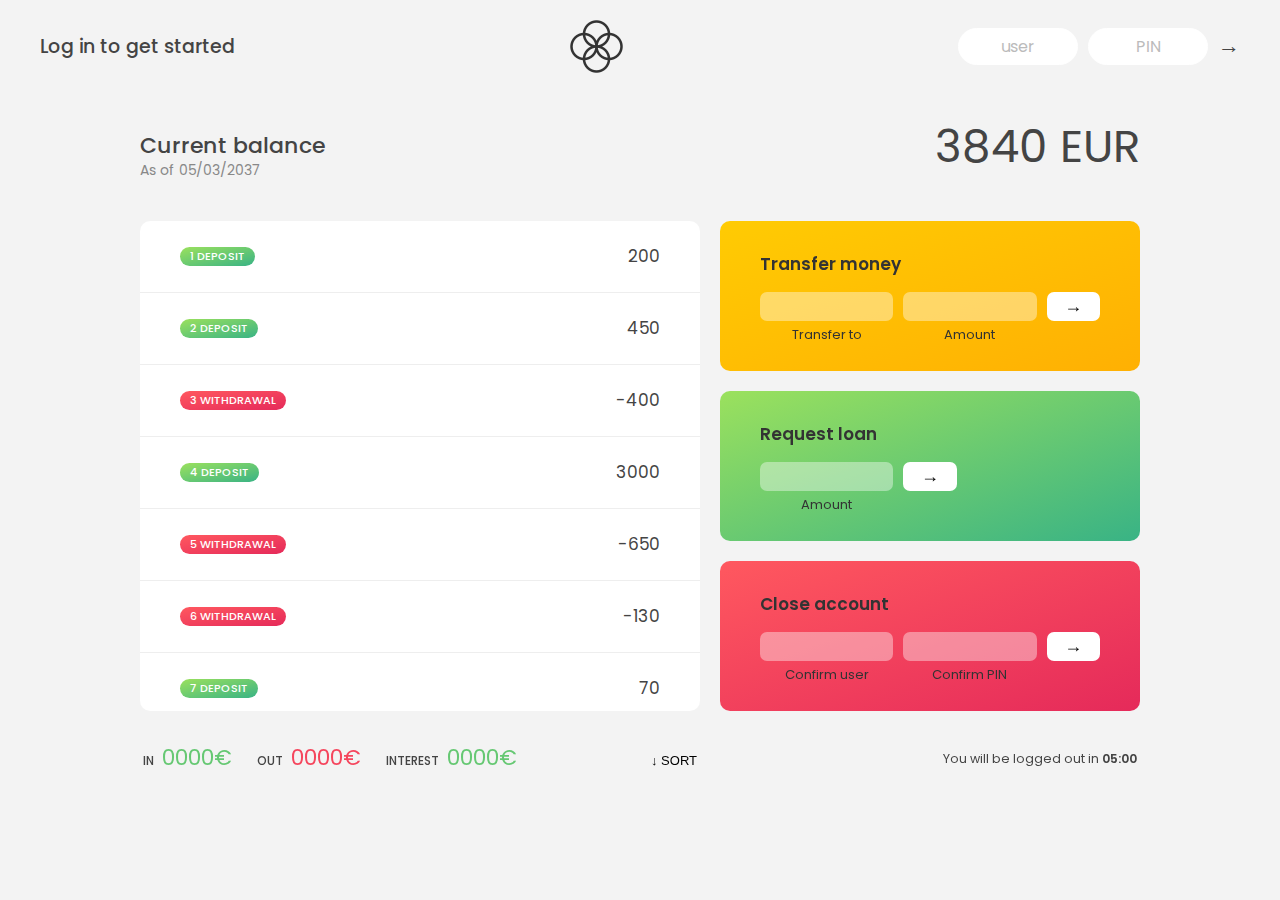
<file: Array_Bankist/index.html>
<!DOCTYPE html>
<html lang="en">
  <head>
    <meta charset="UTF-8" />
    <meta name="viewport" content="width=device-width, initial-scale=1.0" />
    <meta http-equiv="X-UA-Compatible" content="ie=edge" />
    <link rel="shortcut icon" type="image/png" href="/icon.png" />

    <link
      href="https://fonts.googleapis.com/css?family=Poppins:400,500,600&display=swap"
      rel="stylesheet"
    />

    <link rel="stylesheet" href="style.css" />
    <title>Bankist</title>
  </head>
  <body>
    <!-- TOP NAVIGATION -->
    <nav>
      <p class="welcome">Log in to get started</p>
      <img src="logo.png" alt="Logo" class="logo" />
      <form class="login">
        <input
          type="text"
          placeholder="user"
          class="login__input login__input--user"
        />
        <!-- In practice, use type="password" -->
        <input
          type="text"
          placeholder="PIN"
          maxlength="4"
          class="login__input login__input--pin"
        />
        <button class="login__btn">&rarr;</button>
      </form>
    </nav>

    <main class="app">
      <!-- BALANCE -->
      <div class="balance">
        <div>
          <p class="balance__label">Current balance</p>
          <p class="balance__date">
            As of <span class="date">05/03/2037</span>
          </p>
        </div>
        <p class="balance__value">0000€</p>
      </div>

      <!-- MOVEMENTS -->
      <div class="movements">
        <div class="movements__row">
          <div class="movements__type movements__type--deposit">2 deposit</div>
          <div class="movements__date">3 days ago</div>
          <div class="movements__value">4 000€</div>
        </div>
        <div class="movements__row">
          <div class="movements__type movements__type--withdrawal">
            1 withdrawal
          </div>
          <div class="movements__date">24/01/2037</div>
          <div class="movements__value">-378€</div>
        </div>
      </div>

      <!-- SUMMARY -->
      <div class="summary">
        <p class="summary__label">In</p>
        <p class="summary__value summary__value--in">0000€</p>
        <p class="summary__label">Out</p>
        <p class="summary__value summary__value--out">0000€</p>
        <p class="summary__label">Interest</p>
        <p class="summary__value summary__value--interest">0000€</p>
        <button class="btn--sort">&downarrow; SORT</button>
      </div>

      <!-- OPERATION: TRANSFERS -->
      <div class="operation operation--transfer">
        <h2>Transfer money</h2>
        <form class="form form--transfer">
          <input type="text" class="form__input form__input--to" />
          <input type="number" class="form__input form__input--amount" />
          <button class="form__btn form__btn--transfer">&rarr;</button>
          <label class="form__label">Transfer to</label>
          <label class="form__label">Amount</label>
        </form>
      </div>

      <!-- OPERATION: LOAN -->
      <div class="operation operation--loan">
        <h2>Request loan</h2>
        <form class="form form--loan">
          <input type="number" class="form__input form__input--loan-amount" />
          <button class="form__btn form__btn--loan">&rarr;</button>
          <label class="form__label form__label--loan">Amount</label>
        </form>
      </div>

      <!-- OPERATION: CLOSE -->
      <div class="operation operation--close">
        <h2>Close account</h2>
        <form class="form form--close">
          <input type="text" class="form__input form__input--user" />
          <input
            type="password"
            maxlength="6"
            class="form__input form__input--pin"
          />
          <button class="form__btn form__btn--close">&rarr;</button>
          <label class="form__label">Confirm user</label>
          <label class="form__label">Confirm PIN</label>
        </form>
      </div>

      <!-- LOGOUT TIMER -->
      <p class="logout-timer">
        You will be logged out in <span class="timer">05:00</span>
      </p>
    </main>

    <!-- <footer>
      &copy; by Jonas Schmedtmann. Don't claim as your own :)
    </footer> -->

    <script src="script.js"></script>
  </body>
</html>
</file>
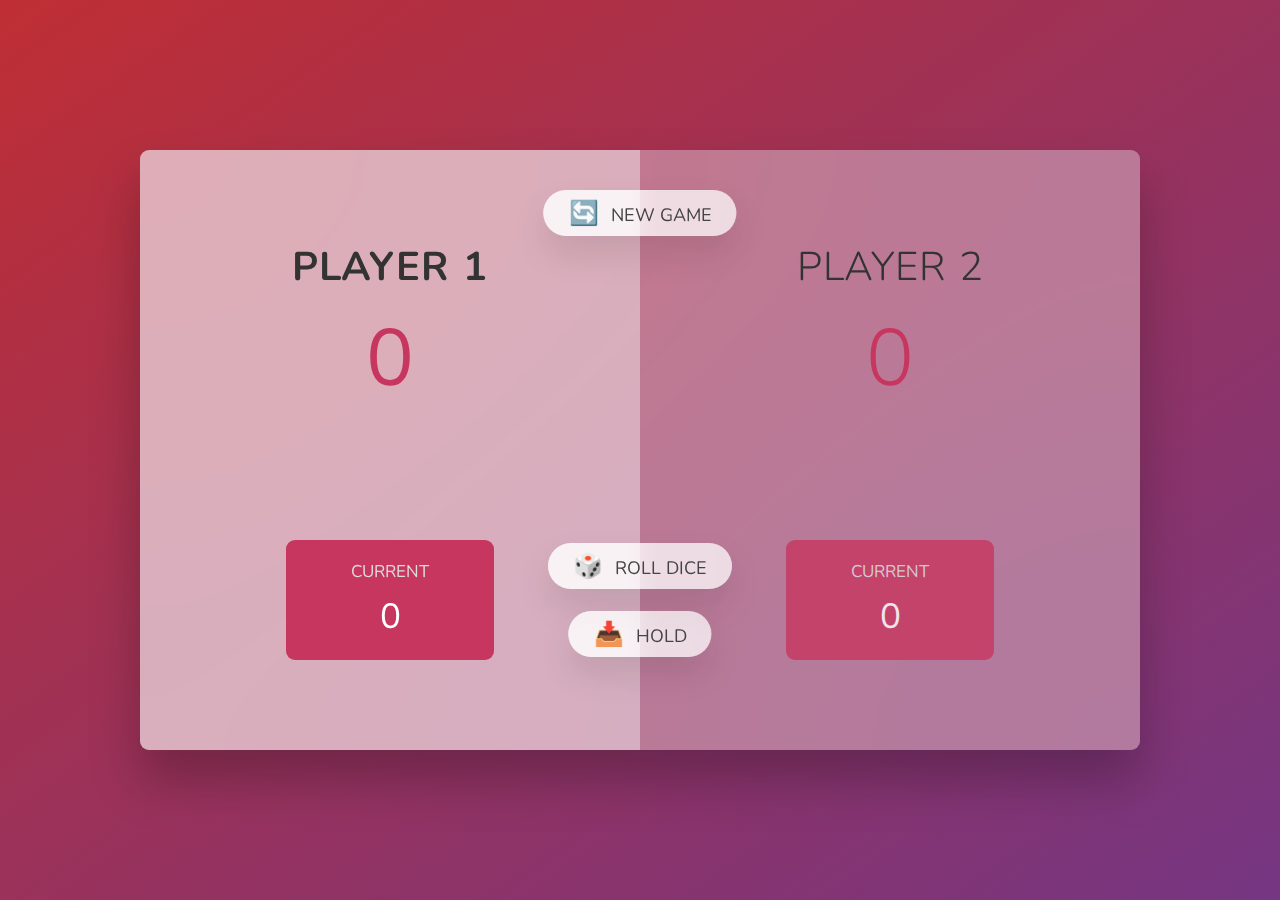
<file: Dice-game/index.html>
<!DOCTYPE html>
<html lang="en">
  <head>
    <meta charset="UTF-8" />
    <meta name="viewport" content="width=device-width, initial-scale=1.0" />
    <meta http-equiv="X-UA-Compatible" content="ie=edge" />
    <link rel="stylesheet" href="style.css" />
    <title>Pig Game</title>
  </head>
  <body>
    <main>
      <section class="player player--0 player--active">
        <h2 class="name" id="name--0">Player 1</h2>
        <p class="score" id="score--0">43</p>
        <div class="current">
          <p class="current-label">Current</p>
          <p class="current-score" id="current--0">0</p>
        </div>
      </section>
      <section class="player player--1">
        <h2 class="name" id="name--1">Player 2</h2>
        <p class="score" id="score--1">24</p>
        <div class="current">
          <p class="current-label">Current</p>
          <p class="current-score" id="current--1">0</p>
        </div>
      </section>

      <img src="dice-5.png" alt="Playing dice" class="dice" />
      <button class="btn btn--new">🔄 New game</button>
      <button class="btn btn--roll">🎲 Roll dice</button>
      <button class="btn btn--hold">📥 Hold</button>
    </main>
    <script src="app.js"></script>
  </body>
</html>
</file>
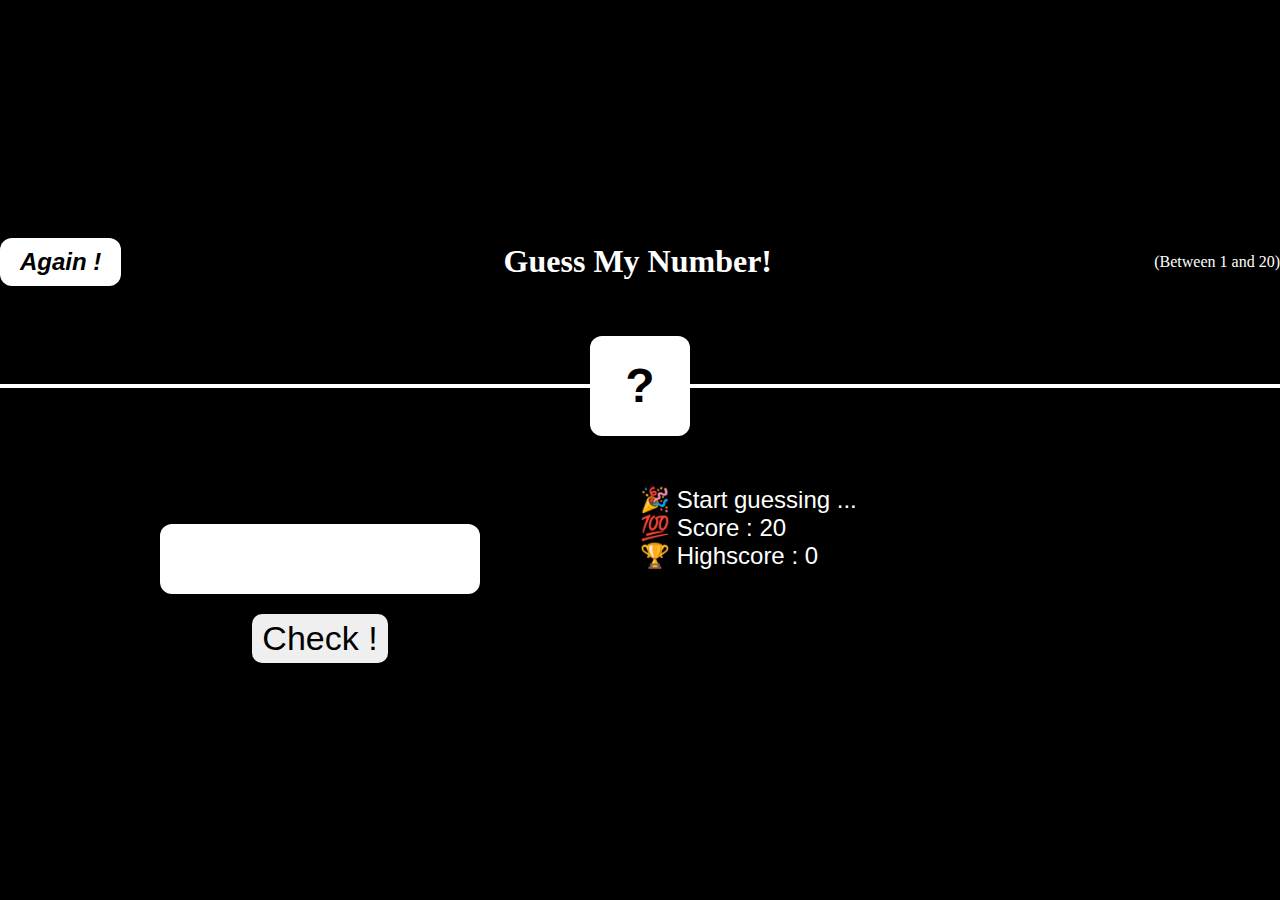
<file: Guess_My_Number/index.html>
<!DOCTYPE html>
<html lang="en">
  <head>
    <meta charset="UTF-8" />
    <meta name="viewport" content="width=device-width, initial-scale=1.0" />
    <title>Guess My Number</title>
    <link rel="stylesheet" href="./style.css" />
  </head>
  <body>
    <section class="Game">
      <div class="header">
        <button id="again">Again !</button>
        <h1>Guess My Number!</h1>
        <p class="between">(Between 1 and 20)</p>
      </div>
      <div class="middle">
        <div class="border_one"></div>
        <div  class="theNumber">
            <p id="theNumber">?</p>
        </div>
        <div class="border_two"></div>
      </div>
      <div class="footer">
        <div class="left">
          <label for="guess">guess</label>
            <input type="number" id="guess" min="1" max="20"  />
            <button class="check">Check !</button>
        </div>
        <div class="right">
            <p class="message">🎉 Start guessing ...</p>
            <p class="labelScore">💯 Score : <span id="score">20</span></p>
            <p class="labelHighscore">🏆 Highscore : <span id="highscore">0</span></p>
        </div>
      </div>
    </section>
  </body>
  <script src="./script.js"></script>
</html>
</file>
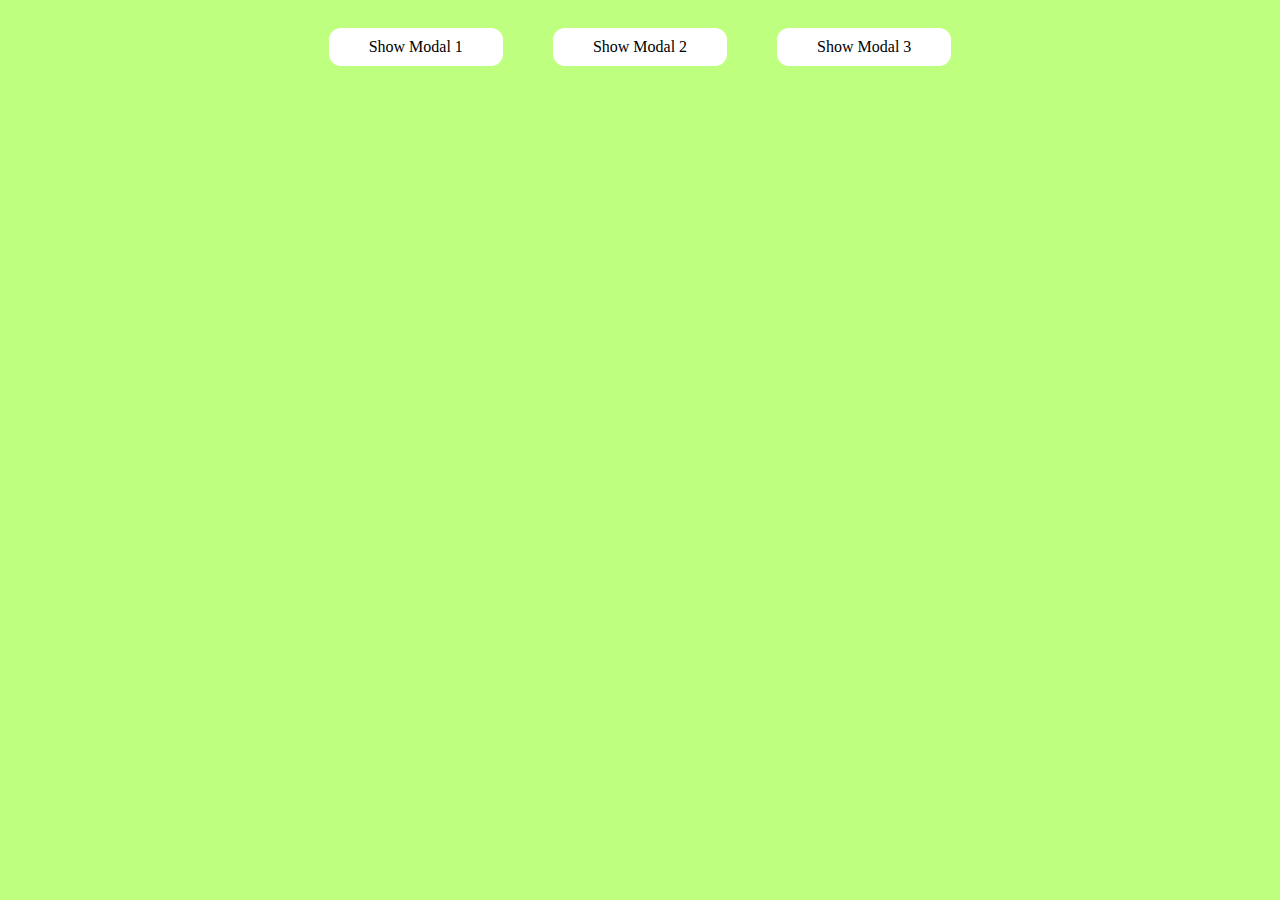
<file: Modal_Window/index.html>
<!DOCTYPE html>
<html lang="en">
  <head>
    <meta charset="UTF-8" />
    <meta name="viewport" content="width=device-width, initial-scale=1.0" />
    <link rel="stylesheet" href="./style.css" />
    <title>Document</title>
  </head>
  <body>
    <div class="show-modal">Show Modal 1</div>
    <div class="show-modal">Show Modal 2</div>
    <div class="show-modal">Show Modal 3</div>
    <div class="modal hidden">
      <button class="close-modal ">&times</button>
      <h1>I'm a Modal Window</h1>
      <p>
        Lorem ipsum dolor sit amet consectetur adipisicing elit. Sunt alias
        provident accusamus soluta ipsa. Tenetur quia provident unde ratione
        perspiciatis, odit, iste nam maxime dolores doloremque culpa, et cumque
        dolorem?
                Lorem ipsum dolor sit amet consectetur adipisicing elit. Sunt alias
        provident accusamus soluta ipsa. Tenetur quia provident unde ratione
        perspiciatis, odit, iste nam maxime dolores doloremque culpa, et cumque
        dolorem?        Lorem ipsum dolor sit amet consectetur adipisicing elit. Sunt alias
        provident accusamus soluta ipsa. Tenetur quia provident unde ratione
        perspiciatis, odit, iste nam maxime dolores doloremque culpa, et cumque
        dolorem?
      </p>
    </div>
    <div class="overlay hidden " ></div>
    <script src="./app.js"></script>
  </body>
</html>
</file>
<file: Array_Bankist/style.css>
/*
 * Use this CSS to learn some intersting techniques,
 * in case you're wondering how I built the UI.
 * Have fun! 😁
 */

* {
  margin: 0;
  padding: 0;
  box-sizing: inherit;
}

html {
  font-size: 62.5%;
  box-sizing: border-box;
}

body {
  font-family: "Poppins", sans-serif;
  color: #444;
  background-color: #f3f3f3;
  height: 100vh;
  padding: 2rem;
}

nav {
  display: flex;
  justify-content: space-between;
  align-items: center;
  padding: 0 2rem;
}

.welcome {
  font-size: 1.9rem;
  font-weight: 500;
}

.logo {
  height: 5.25rem;
}

.login {
  display: flex;
}

.login__input {
  border: none;
  padding: 0.5rem 2rem;
  font-size: 1.6rem;
  font-family: inherit;
  text-align: center;
  width: 12rem;
  border-radius: 10rem;
  margin-right: 1rem;
  color: inherit;
  border: 1px solid #fff;
  transition: all 0.3s;
}

.login__input:focus {
  outline: none;
  border: 1px solid #ccc;
}

.login__input::placeholder {
  color: #bbb;
}

.login__btn {
  border: none;
  background: none;
  font-size: 2.2rem;
  color: inherit;
  cursor: pointer;
  transition: all 0.3s;
}

.login__btn:hover,
.login__btn:focus,
.btn--sort:hover,
.btn--sort:focus {
  outline: none;
  color: #777;
}

/* MAIN */
.app {
  position: relative;
  max-width: 100rem;
  margin: 4rem auto;
  display: grid;
  grid-template-columns: 4fr 3fr;
  grid-template-rows: auto repeat(3, 15rem) auto;
  gap: 2rem;

  /* NOTE This creates the fade in/out anumation */
  /* opacity: 0; */
  transition: all 1s;
}

.balance {
  grid-column: 1 / span 2;
  display: flex;
  align-items: flex-end;
  justify-content: space-between;
  margin-bottom: 2rem;
}

.balance__label {
  font-size: 2.2rem;
  font-weight: 500;
  margin-bottom: -0.2rem;
}

.balance__date {
  font-size: 1.4rem;
  color: #888;
}

.balance__value {
  font-size: 4.5rem;
  font-weight: 400;
}

/* MOVEMENTS */
.movements {
  grid-row: 2 / span 3;
  background-color: #fff;
  border-radius: 1rem;
  overflow: scroll;
}

.movements__row {
  padding: 2.25rem 4rem;
  display: flex;
  align-items: center;
  border-bottom: 1px solid #eee;
}

.movements__type {
  font-size: 1.1rem;
  text-transform: uppercase;
  font-weight: 500;
  color: #fff;
  padding: 0.1rem 1rem;
  border-radius: 10rem;
  margin-right: 2rem;
}

.movements__date {
  font-size: 1.1rem;
  text-transform: uppercase;
  font-weight: 500;
  color: #666;
}

.movements__type--deposit {
  background-image: linear-gradient(to top left, #39b385, #9be15d);
}

.movements__type--withdrawal {
  background-image: linear-gradient(to top left, #e52a5a, #ff585f);
}

.movements__value {
  font-size: 1.7rem;
  margin-left: auto;
}

/* SUMMARY */
.summary {
  grid-row: 5 / 6;
  display: flex;
  align-items: baseline;
  padding: 0 0.3rem;
  margin-top: 1rem;
}

.summary__label {
  font-size: 1.2rem;
  font-weight: 500;
  text-transform: uppercase;
  margin-right: 0.8rem;
}

.summary__value {
  font-size: 2.2rem;
  margin-right: 2.5rem;
}

.summary__value--in,
.summary__value--interest {
  color: #66c873;
}

.summary__value--out {
  color: #f5465d;
}

.btn--sort {
  margin-left: auto;
  border: none;
  background: none;
  font-size: 1.3rem;
  font-weight: 500;
  cursor: pointer;
}

/* OPERATIONS */
.operation {
  border-radius: 1rem;
  padding: 3rem 4rem;
  color: #333;
}

.operation--transfer {
  background-image: linear-gradient(to top left, #ffb003, #ffcb03);
}

.operation--loan {
  background-image: linear-gradient(to top left, #39b385, #9be15d);
}

.operation--close {
  background-image: linear-gradient(to top left, #e52a5a, #ff585f);
}

h2 {
  margin-bottom: 1.5rem;
  font-size: 1.7rem;
  font-weight: 600;
  color: #333;
}

.form {
  display: grid;
  grid-template-columns: 2.5fr 2.5fr 1fr;
  grid-template-rows: auto auto;
  gap: 0.4rem 1rem;
}

/* Exceptions for interst */
.form.form--loan {
  grid-template-columns: 2.5fr 1fr 2.5fr;
}
.form__label--loan {
  grid-row: 2;
}
/* End exceptions */

.form__input {
  width: 100%;
  border: none;
  background-color: rgba(255, 255, 255, 0.4);
  font-family: inherit;
  font-size: 1.5rem;
  text-align: center;
  color: #333;
  padding: 0.3rem 1rem;
  border-radius: 0.7rem;
  transition: all 0.3s;
}

.form__input:focus {
  outline: none;
  background-color: rgba(255, 255, 255, 0.6);
}

.form__label {
  font-size: 1.3rem;
  text-align: center;
}

.form__btn {
  border: none;
  border-radius: 0.7rem;
  font-size: 1.8rem;
  background-color: #fff;
  cursor: pointer;
  transition: all 0.3s;
}

.form__btn:focus {
  outline: none;
  background-color: rgba(255, 255, 255, 0.8);
}

.logout-timer {
  padding: 0 0.3rem;
  margin-top: 1.9rem;
  text-align: right;
  font-size: 1.25rem;
}

.timer {
  font-weight: 600;
}
</file>
<file: Dice-game/style.css>
@import url('https://fonts.googleapis.com/css2?family=Nunito&display=swap');

* {
  margin: 0;
  padding: 0;
  box-sizing: inherit;
}

html {
  font-size: 62.5%;
  box-sizing: border-box;
}

body {
  font-family: 'Nunito', sans-serif;
  font-weight: 400;
  height: 100vh;
  color: #333;
  background-image: linear-gradient(to top left, #753682 0%, #bf2e34 100%);
  display: flex;
  align-items: center;
  justify-content: center;
}

/* LAYOUT */
main {
  position: relative;
  width: 100rem;
  height: 60rem;
  background-color: rgba(255, 255, 255, 0.35);
  backdrop-filter: blur(200px);
  filter: blur();
  box-shadow: 0 3rem 5rem rgba(0, 0, 0, 0.25);
  border-radius: 9px;
  overflow: hidden;
  display: flex;
}

.player {
  flex: 50%;
  padding: 9rem;
  display: flex;
  flex-direction: column;
  align-items: center;
  transition: all 0.75s;
}

/* ELEMENTS */
.name {
  position: relative;
  font-size: 4rem;
  text-transform: uppercase;
  letter-spacing: 1px;
  word-spacing: 2px;
  font-weight: 300;
  margin-bottom: 1rem;
}

.score {
  font-size: 8rem;
  font-weight: 300;
  color: #c7365f;
  margin-bottom: auto;
}

.player--active {
  background-color: rgba(255, 255, 255, 0.4);
}
.player--active .name {
  font-weight: 700;
}
.player--active .score {
  font-weight: 400;
}

.player--active .current {
  opacity: 1;
}

.current {
  background-color: #c7365f;
  opacity: 0.8;
  border-radius: 9px;
  color: #fff;
  width: 65%;
  padding: 2rem;
  text-align: center;
  transition: all 0.75s;
}

.current-label {
  text-transform: uppercase;
  margin-bottom: 1rem;
  font-size: 1.7rem;
  color: #ddd;
}

.current-score {
  font-size: 3.5rem;
}

/* ABSOLUTE POSITIONED ELEMENTS */
.btn {
  position: absolute;
  left: 50%;
  transform: translateX(-50%);
  color: #444;
  background: none;
  border: none;
  font-family: inherit;
  font-size: 1.8rem;
  text-transform: uppercase;
  cursor: pointer;
  font-weight: 400;
  transition: all 0.2s;

  background-color: white;
  background-color: rgba(255, 255, 255, 0.6);
  backdrop-filter: blur(10px);

  padding: 0.7rem 2.5rem;
  border-radius: 50rem;
  box-shadow: 0 1.75rem 3.5rem rgba(0, 0, 0, 0.1);
}

.btn::first-letter {
  font-size: 2.4rem;
  display: inline-block;
  margin-right: 0.7rem;
}

.btn--new {
  top: 4rem;
}
.btn--roll {
  top: 39.3rem;
}
.btn--hold {
  top: 46.1rem;
}

.btn:active {
  transform: translate(-50%, 3px);
  box-shadow: 0 1rem 2rem rgba(0, 0, 0, 0.15);
}

.btn:focus {
  outline: none;
}

.dice {
  position: absolute;
  left: 50%;
  top: 16.5rem;
  transform: translateX(-50%);
  height: 10rem;
  box-shadow: 0 2rem 5rem rgba(0, 0, 0, 0.2);
}

.player--winner {
  background-color: #2f2f2f;
}

.player--winner .name {
  font-weight: 700;
  color: #c7365f;
}

.hidden{
  display: none;
}
</file>
<file: Guess_My_Number/style.css>
*{
    margin: 0;
    padding: 0;
    box-sizing: border-box;
}
.Game{
    width: 100%;
    height: 100vh;
    background-color: black;
    display: flex;
    flex-direction: column;
    gap: 50px;
    justify-content: center;
    align-items: center;
}
.Game .header{
width: 100%;
height: fit-content;
display: flex;
justify-content: space-between;
align-items: center;

}
.Game .header  h1{
    color: white;
    text-align: center;
    width: fit-content;
    height: fit-content;
}
.Game .header .between{
    color: white;
    text-align: center;
}
#again{
    background-color: white;
    color: black;
    border: none;
    padding-top: 10px;
    padding-bottom: 10px;
    padding-right: 20px;
    padding-left: 20px;
    border-radius: 12px;
    cursor: pointer;
    font-size: 24px;
    font-family: 'Lucida Sans', 'Lucida Sans Regular', 'Lucida Grande', 'Lucida Sans Unicode', Geneva, Verdana, sans-serif;
    font-weight: bolder;
    font-style: oblique;
}

.middle{
    width: 100%;
    height: fit-content;
    display: flex;
    flex-direction: row;
    justify-content: center;
    align-items: center;
}
.middle .border_one{
    width: calc((100% - 100px) / 2);
    border: 2px solid white;
    height: fit-content;
}
.middle .theNumber{
    width: 100px;
    height: 100px;
    background-color: white;
    border-radius: 12px;
    display: flex;
    justify-content: center;
    align-items: center;
}
#theNumber {
    color: black;
    font-size: 48px;
    font-family: 'Lucida Sans', 'Lucida Sans Regular', 'Lucida Grande', 'Lucida Sans Unicode', Geneva, Verdana, sans-serif;
    font-weight: bolder;
}
.middle .border_two{
    width: calc((100% - 100px) / 2);
    border: 2px solid white;
    height: fit-content;
}
.footer{
    width: 100%;
    height: fit-content;
    display: flex;
    flex-direction: row;
}
.left{
    width: 50%;
    display: flex;
    flex-direction: column;
    gap: 20px;
    justify-content: center;
    align-items: center;
} 
input{
    width: 50%;
    height: 70px;
    border-radius:12px;
    border: none;
    outline: none;
}
.check{
    width: fit-content;
    padding: 5px 10px 5px 10px;
    height: fit-content;
    outline: none;
    border: none;
    border-radius: 10px;
    font-size: 34px;
}
.right{
    width: 50%;
    display: flex;
    flex-direction: column;
    justify-content: start;

}
.right p {
    color: white;
    width: fit-content;
    text-align: center;
    font-size: 24px;
    font-family: 'Lucida Sans', 'Lucida Sans Regular', 'Lucida Grande', 'Lucida Sans Unicode', Geneva, Verdana, sans-serif;
}

#guess{
    font-size: medium;
    font-weight: bolder;
    font-style: oblique;
    line-clamp: inherit;
}
</file>
<file: Modal_Window/style.css>
body{
    background-color: rgba(128, 255, 0, 0.5);
    display: flex;
    justify-content: center;
    gap: 50px;
    padding-top: 20px;
}
.show-modal{
    background-color:white;
    width: fit-content;
    padding: 10px 40px;
    border-radius: 12px;
}
 .hidden{
    display: none;
 }

 .modal{
    background-color: white;
    padding: 30px; 
    position: fixed;
    top:50% ;
    left: 50%;
    transform: translate(-50%,-50%);
    z-index: 20;
 }
 .close-modal {
    position: absolute;
    top: 20px;
    right: 20px;
    border: none;
    outline: none;
    font-size: larger;
    border-radius: 5px;
 }
  .overlay{
    background-color: rgba(0, 0, 0, 0.418);
    position: fixed;
    top: 0;
    left: 0;
    width: 100%;
    height: 100vh;
  }
</file>
